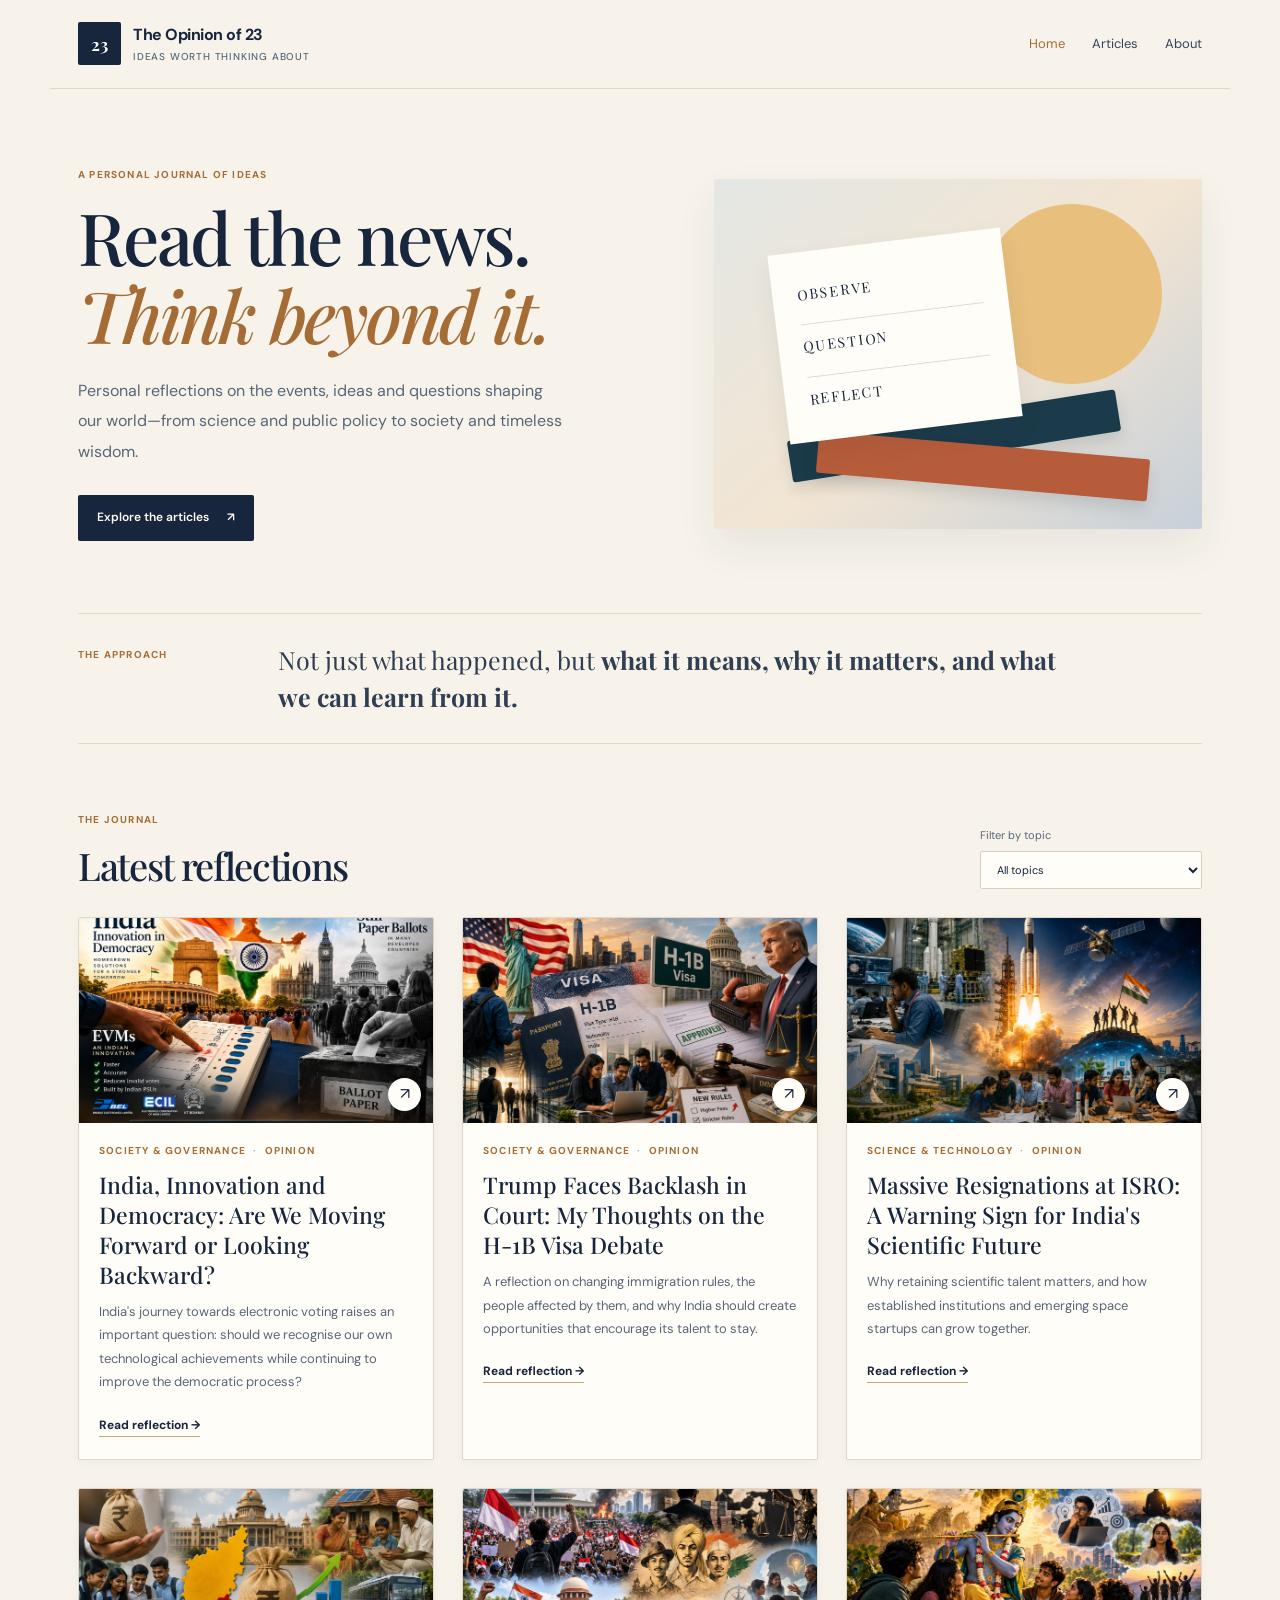
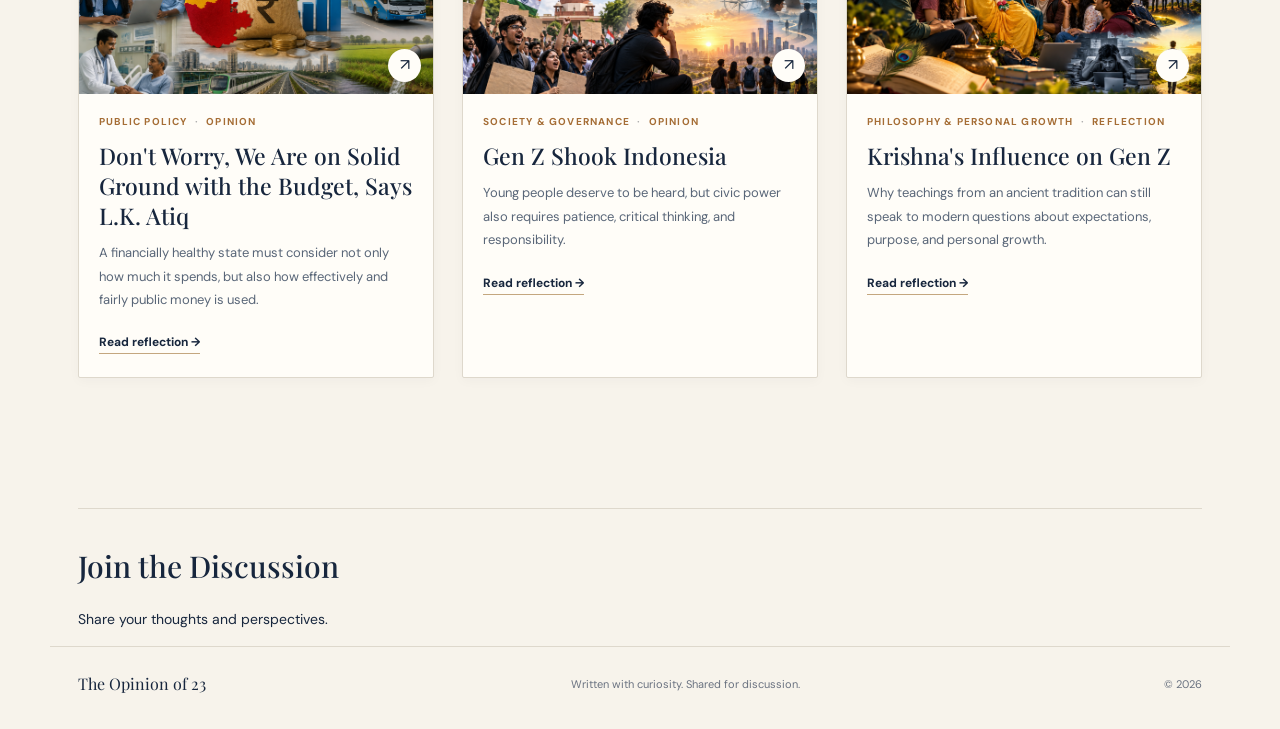
<file: index.html>
<!doctype html>
<html lang="en">
<head>
  <meta charset="utf-8">
  <meta name="viewport" content="width=device-width, initial-scale=1">
  <meta name="description" content="The Opinion of 23 by Rajesh M Patil — personal reflections on society, science, public policy and timeless ideas.">
  <title>The Opinion of 23 — Ideas worth thinking about</title>
  <link rel="stylesheet" href="styles.css">
</head>
<body>
  <header class="site-header">
    <a class="brand" href="index.html"><span class="brand-mark">23</span><span>The Opinion of 23<small data-en="Ideas worth thinking about" data-kn="ಆಲೋಚಿಸಲು ಯೋಗ್ಯವಾದ ವಿಚಾರಗಳು">Ideas worth thinking about</small></span></a>
    <nav aria-label="Main navigation">
      <a href="index.html" class="active" data-en="Home" data-kn="ಮುಖಪುಟ">Home</a>
      <a href="#articles" data-en="Articles" data-kn="ಲೇಖನಗಳು">Articles</a>
      <a href="about.html" data-en="About" data-kn="ನನ್ನ ಬಗ್ಗೆ">About</a>
      
    </nav>
  </header>
  <main>
    <section class="hero">
      <div class="hero-copy">
        <p class="eyebrow" data-en="A personal journal of ideas" data-kn="ವೈಯಕ್ತಿಕ ಆಲೋಚನೆಗಳ ಬರಹ">A personal journal of ideas</p>
        <h1><span data-en="Read the news." data-kn="ಸುದ್ದಿಯನ್ನು ಓದಿ.">Read the news.</span><br><em data-en="Think beyond it." data-kn="ಅದರಾಚೆಗೆ ಆಲೋಚಿಸಿ.">Think beyond it.</em></h1>
        <p class="hero-text" data-en="Personal reflections on the events, ideas and questions shaping our world—from science and public policy to society and timeless wisdom." data-kn="ವಿಜ್ಞಾನ, ಸಾರ್ವಜನಿಕ ನೀತಿ, ಸಮಾಜ ಮತ್ತು ಕಾಲಾತೀತ ಜ್ಞಾನ ಸೇರಿದಂತೆ ನಮ್ಮ ಜಗತ್ತನ್ನು ರೂಪಿಸುವ ಘಟನೆಗಳು, ವಿಚಾರಗಳು ಮತ್ತು ಪ್ರಶ್ನೆಗಳ ಕುರಿತು ನನ್ನ ವೈಯಕ್ತಿಕ ಚಿಂತನೆಗಳು.">Personal reflections on the events, ideas and questions shaping our world—from science and public policy to society and timeless wisdom.</p>
        <a class="button" href="#articles"><span data-en="Explore the articles" data-kn="ಲೇಖನಗಳನ್ನು ಓದಿ">Explore the articles</span><span aria-hidden="true">↗</span></a>
      </div>
      <div class="hero-art" role="img" aria-label="Abstract editorial illustration of a notebook, books and a reading lamp">
        <div class="art-sun"></div><div class="art-book book-one"></div><div class="art-book book-two"></div>
        <div class="art-paper"><span data-en="OBSERVE" data-kn="ಗಮನಿಸಿ">OBSERVE</span><span data-en="QUESTION" data-kn="ಪ್ರಶ್ನಿಸಿ">QUESTION</span><span data-en="REFLECT" data-kn="ಚಿಂತಿಸಿ">REFLECT</span></div>
      </div>
    </section>
    <section class="intro-strip">
      <span class="eyebrow" data-en="The approach" data-kn="ನನ್ನ ದೃಷ್ಟಿಕೋನ">The approach</span>
      <p><span data-en="Not just what happened, but" data-kn="ಏನು ಸಂಭವಿಸಿತು ಎಂಬುದಷ್ಟೇ ಅಲ್ಲ,">Not just what happened, but</span> <strong data-en="what it means, why it matters, and what we can learn from it." data-kn="ಅದರ ಅರ್ಥವೇನು, ಅದು ಏಕೆ ಮುಖ್ಯ, ಅದರಿಂದ ನಾವು ಏನು ಕಲಿಯಬಹುದು ಎಂಬುದೂ ಮುಖ್ಯ.">what it means, why it matters, and what we can learn from it.</strong></p>
    </section>
    <section class="articles-section" id="articles">
      <div class="section-heading">
        <div><p class="eyebrow" data-en="The journal" data-kn="ಲೇಖನಗಳು">The journal</p><h2 data-en="Latest reflections" data-kn="ಇತ್ತೀಚಿನ ಚಿಂತನೆಗಳು">Latest reflections</h2></div>
        <label class="filter-label"><span data-en="Filter by topic" data-kn="ವಿಷಯದ ಪ್ರಕಾರ ಆಯ್ಕೆಮಾಡಿ">Filter by topic</span>
          <select id="categoryFilter" aria-label="Filter articles by category"><option value="All" data-en="All topics" data-kn="ಎಲ್ಲಾ ವಿಷಯಗಳು">All topics</option></select>
        </label>
      </div>
      <div id="articleGrid" class="article-grid" aria-live="polite"></div>
    </section>
    <section class="comments-section">
    <h2>Join the Discussion</h2>
    <p>Share your thoughts and perspectives.</p>
    <div class="giscus"></div>
  </section>
  <script src="https://giscus.app/client.js"
          data-repo="Rajesh777-king/The-Opinion-of-23"
          data-repo-id="R_kgDOVD7YHA"
          data-category="Q&A"
          data-category-id="DIC_kwDOVD7YHM4DHgcD"
          data-mapping="pathname"
          data-strict="0"
          data-reactions-enabled="1"
          data-emit-metadata="0"
          data-input-position="top"
          data-theme="catppuccin_latte"
          data-lang="en"
          crossorigin="anonymous"
          async>
  </script>
  </main>
  <footer class="site-footer"><a class="footer-brand" href="index.html">The Opinion of 23</a><span data-en="Written with curiosity. Shared for discussion." data-kn="ಕುತೂಹಲದಿಂದ ಬರೆಯಲಾಗಿದೆ; ಚರ್ಚೆಗಾಗಿ ಹಂಚಿಕೊಳ್ಳಲಾಗಿದೆ.">Written with curiosity. Shared for discussion.</span><span>© <span id="year"></span></span></footer>
  <script src="script.js"></script>
</body>
</html>
</file>
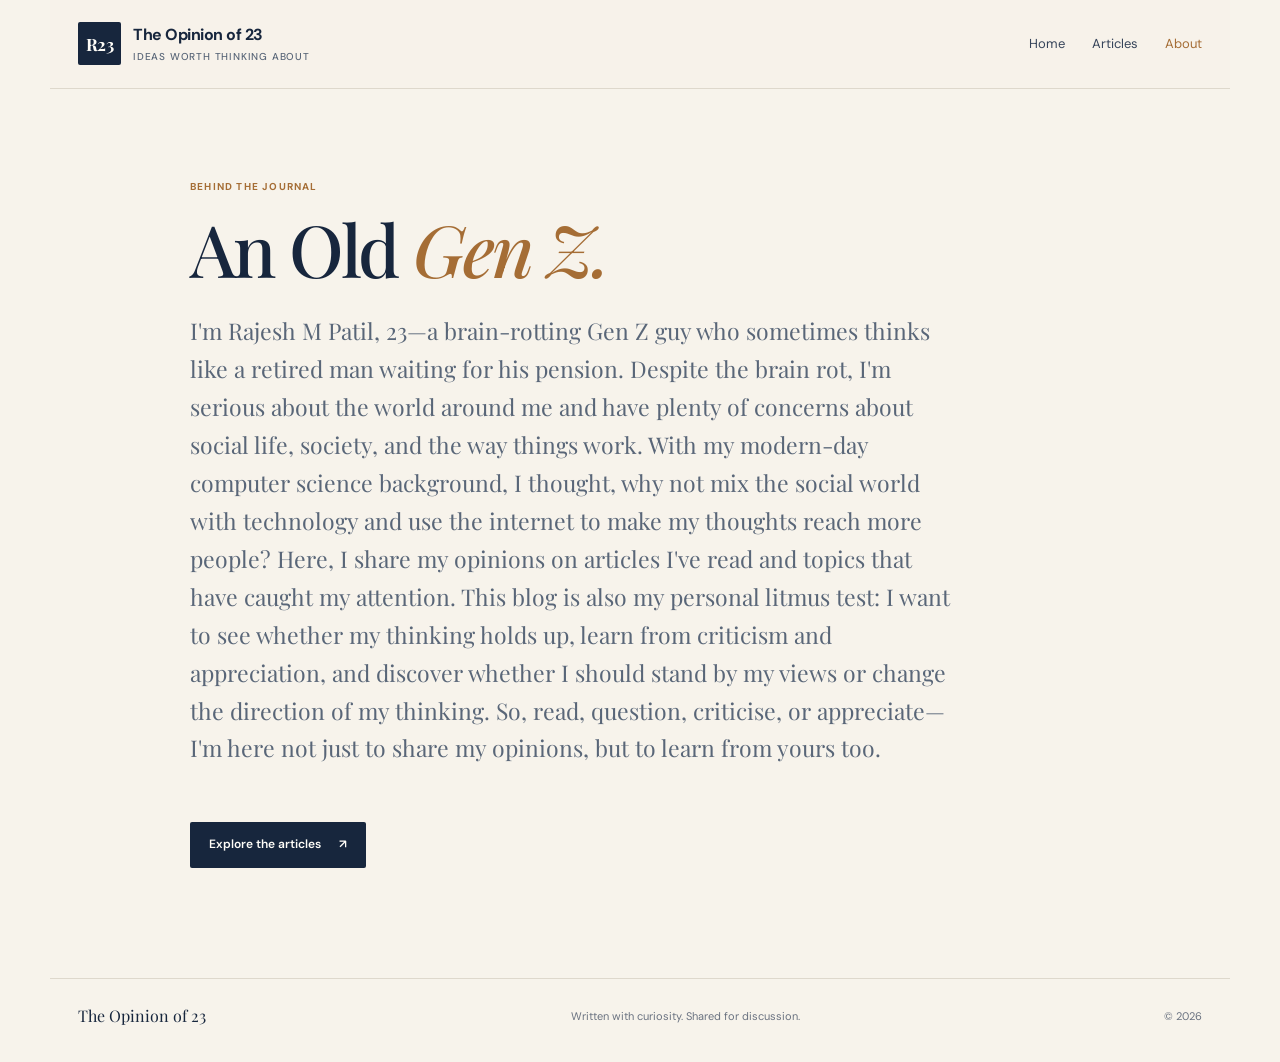
<file: about.html>
<!doctype html>
<html lang="en">
<head>
  <meta charset="utf-8">
  <meta name="viewport" content="width=device-width, initial-scale=1">
  <meta name="description" content="About Rajesh M Patil and The Opinion of 23.">
  <title>About — The Opinion of 23</title>
  <link rel="stylesheet" href="styles.css">
</head>
<body>
  <header class="site-header">
    <a class="brand" href="index.html">
      <span class="brand-mark">R23</span>
      <span>The Opinion of 23
        <small>Ideas worth thinking about</small>
      </span>
    </a>
    <nav aria-label="Main navigation">
      <a href="index.html">Home</a>
      <a href="index.html#articles">Articles</a>
      <a href="about.html" class="active">About</a>
    </nav>
  </header>

  <main class="about-page">
    <p class="eyebrow">Behind the journal</p>

    <h1>An Old <em>Gen Z.</em></h1>

    <p class="about-lead">
      I'm Rajesh M Patil, 23—a brain-rotting Gen Z guy who sometimes thinks
      like a retired man waiting for his pension. Despite the brain rot,
      I'm serious about the world around me and have plenty of concerns
      about social life, society, and the way things work. With my
      modern-day computer science background, I thought, why not mix the
      social world with technology and use the internet to make my thoughts
      reach more people? Here, I share my opinions on articles I've read
      and topics that have caught my attention. This blog is also my
      personal litmus test: I want to see whether my thinking holds up,
      learn from criticism and appreciation, and discover whether I should
      stand by my views or change the direction of my thinking. So, read,
      question, criticise, or appreciate—I'm here not just to share my
      opinions, but to learn from yours too.
    </p>

    <a class="button" href="index.html#articles">
      <span>Explore the articles</span>
      <span aria-hidden="true">↗</span>
    </a>
  </main>

  <footer class="site-footer">
    <a class="footer-brand" href="index.html">The Opinion of 23</a>
    <span>Written with curiosity. Shared for discussion.</span>
    <span>© <span id="year"></span></span>
  </footer>

  <script src="script.js"></script>
</body>
</html>
</file>
<file: styles.css>
@import url('https://fonts.googleapis.com/css2?family=DM+Sans:wght@400;500;600;700&family=Playfair+Display:ital,wght@0,500;0,600;0,700;1,500;1,600&display=swap');
:root{--ink:#172c3d;--muted:#66727a;--paper:#faf8f2;--white:#fffefa;--line:#e4dfd4;--accent:#b65c3b;--sage:#dfe6dc;--serif:"Playfair Display",Georgia,serif;--sans:"DM Sans",Arial,sans-serif}
*{box-sizing:border-box}html{scroll-behavior:smooth}body{margin:0;background:var(--paper);color:var(--ink);font-family:var(--sans);line-height:1.65}a{color:inherit;text-decoration:none}a:focus-visible,button:focus-visible,select:focus-visible{outline:3px solid #c17a53;outline-offset:3px}.site-header{max-width:1180px;margin:auto;padding:22px 28px;display:flex;align-items:center;justify-content:space-between;gap:24px;border-bottom:1px solid var(--line)}.brand{display:flex;align-items:center;gap:12px;font-weight:700;letter-spacing:-.03em}.brand-mark{display:grid;place-items:center;width:43px;height:43px;background:var(--ink);color:#fffefa;font-family:var(--serif);font-size:17px;border-radius:50%}.brand small{display:block;font-size:10px;font-weight:500;letter-spacing:.08em;text-transform:uppercase;color:var(--muted);margin-top:1px}.site-header nav{display:flex;gap:27px;font-size:13px;color:#4d5a62}.site-header nav a:hover,.site-header nav a.active{color:var(--accent)}main{max-width:1180px;margin:0 auto;padding:0 28px}.hero{display:grid;grid-template-columns:1.08fr .92fr;align-items:center;gap:64px;padding:78px 0 72px}.eyebrow{font-size:10px;letter-spacing:.17em;text-transform:uppercase;font-weight:700;color:var(--accent);margin:0 0 15px}.hero h1,.about-page h1{font-family:var(--serif);font-size:clamp(42px,5.7vw,72px);line-height:1.08;letter-spacing:-.045em;font-weight:500;margin:0 0 22px}.hero h1 em,.about-page h1 em{color:var(--accent);font-weight:500}.hero-text{font-size:16px;line-height:1.9;max-width:490px;color:#59666c;margin:0 0 28px}.button{display:inline-flex;align-items:center;gap:18px;background:var(--ink);color:white;padding:13px 19px;border-radius:3px;font-size:12px;font-weight:600;transition:transform .2s,background .2s}.button:hover{background:var(--accent);transform:translateY(-2px)}.hero-art{min-height:350px;position:relative;overflow:hidden;border-radius:3px;background:linear-gradient(140deg,#d9e1d7,#f1dfc5 52%,#bd7959);box-shadow:0 18px 45px #172c3d13}.art-sun{position:absolute;width:180px;height:180px;border-radius:50%;background:#f7eed6;top:25px;right:40px}.art-book{position:absolute;bottom:28px;width:68%;height:42px;left:15%;border-radius:3px;transform:rotate(-9deg);box-shadow:0 8px 15px #172c3d22}.book-one{background:#1c3b4a;bottom:72px}.book-two{background:#b65c3b;bottom:42px;left:21%;transform:rotate(5deg)}.art-paper{position:absolute;top:62px;left:13%;width:48%;height:190px;background:#fffdf6;box-shadow:0 10px 24px #172c3d18;transform:rotate(-7deg);display:flex;flex-direction:column;justify-content:center;gap:18px;padding:25px;font-family:var(--serif);font-size:14px;letter-spacing:.13em;color:#1d3543}.art-paper span:not(:first-child){border-top:1px solid #ded5c7;padding-top:10px}.intro-strip{border-top:1px solid var(--line);border-bottom:1px solid var(--line);padding:27px 0;display:grid;grid-template-columns:180px 1fr;gap:20px;align-items:start}.intro-strip .eyebrow{margin:6px 0}.intro-strip p{font-family:var(--serif);font-size:clamp(18px,2vw,25px);line-height:1.5;margin:0;max-width:800px}.articles-section{padding:68px 0 80px}.section-heading{display:flex;justify-content:space-between;align-items:end;gap:20px;margin-bottom:28px}.section-heading h2,.newsletter-note h2{font-family:var(--serif);font-size:38px;line-height:1.2;font-weight:500;margin:0;letter-spacing:-.025em}.filter-label{font-size:11px;color:var(--muted);display:grid;gap:7px}.filter-label select{font:inherit;background:var(--white);border:1px solid var(--line);padding:10px 34px 10px 12px;border-radius:3px;color:var(--ink);min-width:190px}.article-grid{display:grid;grid-template-columns:repeat(3,minmax(0,1fr));gap:28px}.article-card{background:var(--white);border:1px solid var(--line);min-width:0;transition:transform .2s,box-shadow .2s}.article-card:hover{transform:translateY(-4px);box-shadow:0 12px 28px #172c3d0b}.card-image{height:205px;display:block;position:relative;overflow:hidden;background:linear-gradient(135deg,#dce5dd,#ead3bd)}.card-image img{width:100%;height:100%;object-fit:cover;display:block;transition:transform .35s}.article-card:hover .card-image img{transform:scale(1.04)}.image-arrow{position:absolute;right:12px;bottom:12px;background:#fffefa;color:var(--ink);width:33px;height:33px;border-radius:50%;display:grid;place-items:center}.card-body{padding:20px 20px 22px}.card-meta{font-size:10px;text-transform:uppercase;letter-spacing:.1em;color:var(--accent);font-weight:700;margin:0 0 11px}.card-meta span{color:#aaa;margin:0 4px}.card-body h3{font-family:var(--serif);font-size:23px;font-weight:500;line-height:1.3;margin:0 0 10px}.card-body>p:not(.card-meta){font-size:13px;color:var(--muted);line-height:1.8;margin:0 0 17px}.text-link{font-size:12px;font-weight:700;color:var(--ink);border-bottom:1px solid #c8a38e;padding-bottom:3px}.text-link:hover{color:var(--accent)}.newsletter-note{background:var(--sage);padding:43px 48px;margin:0 0 72px}.newsletter-note h2{max-width:600px;margin-bottom:14px}.newsletter-note>p:not(.eyebrow){max-width:650px;color:#52615b;font-size:14px}.site-footer{border-top:1px solid var(--line);max-width:1180px;margin:auto;padding:24px 28px 32px;display:flex;justify-content:space-between;gap:18px;align-items:center;font-size:11px;color:var(--muted)}.footer-brand{font-family:var(--serif);font-size:16px;color:var(--ink)}.article-page{padding-top:34px;padding-bottom:80px}.back-link{font-size:12px;color:var(--muted)}.article-header{max-width:850px;margin:44px auto 30px;text-align:center}.article-header h1{font-family:var(--serif);font-size:clamp(38px,5.5vw,64px);font-weight:500;letter-spacing:-.04em;line-height:1.12;margin:0 0 18px}.article-deck{font-size:17px;line-height:1.8;color:var(--muted);max-width:720px;margin:0 auto}.article-cover{width:100%;max-height:520px;object-fit:cover;display:block;background:#e4e2d7}.article-layout{display:grid;grid-template-columns:minmax(0,740px) 220px;gap:70px;justify-content:center;margin:50px auto 0}.article-content{font-family:var(--serif);font-size:19px;line-height:1.95;color:#293943}.article-content>p{margin:0 0 25px}.article-sidebar{align-self:start;position:sticky;top:20px;font-size:12px;color:var(--muted);border-top:2px solid var(--accent);padding-top:16px}.article-sidebar .eyebrow{margin-bottom:8px}.article-sidebar p:not(.eyebrow){line-height:1.8}.source-note{background:#f0ece2;padding:18px 20px;margin:35px 0;font-family:var(--sans);font-size:12px;line-height:1.8;color:#58636a}.source-note p{margin:5px 0 0}.comments-section{border-top:1px solid var(--line);padding-top:30px;margin-top:50px;font-family:var(--sans);font-size:14px;line-height:1.8}.comments-section h2{font-family:var(--serif);font-size:30px;font-weight:500;margin:0 0 12px}.comments-placeholder{background:#f0ece2;padding:18px;color:var(--muted);font-size:12px}.about-page{padding:90px 0 110px;max-width:900px}.about-page h1{max-width:760px}.about-lead{font-family:var(--serif);font-size:23px;line-height:1.65;max-width:760px;color:#52616a;margin:24px 0 55px}.about-columns{display:grid;grid-template-columns:repeat(3,1fr);gap:28px;margin-bottom:42px}.about-columns section{border-top:1px solid #cbb9a5;padding-top:18px}.about-columns h2{font-family:var(--serif);font-size:21px;font-weight:500}.about-columns p{font-size:13px;line-height:1.9;color:var(--muted)}.not-found{padding:80px 0;text-align:center}.not-found h1{font-family:var(--serif);font-weight:500}.image-fallback{background:linear-gradient(135deg,#dce5dd,#ead3bd)}@media(max-width:850px){.hero{gap:30px}.article-grid{grid-template-columns:repeat(2,minmax(0,1fr))}.article-layout{grid-template-columns:minmax(0,1fr);gap:30px}.article-sidebar{position:static;max-width:500px}.about-columns{grid-template-columns:1fr;gap:10px}}@media(max-width:600px){.site-header{padding:16px 18px;align-items:flex-start}.site-header nav{gap:12px;font-size:11px;padding-top:8px}.brand{font-size:13px}.brand-mark{width:36px;height:36px}.brand small{font-size:8px}.site-header nav a:nth-child(2){display:none}main{padding:0 18px}.hero{grid-template-columns:1fr;padding:54px 0 48px;gap:30px}.hero-art{min-height:260px}.hero h1{font-size:47px}.intro-strip{grid-template-columns:1fr;gap:7px}.articles-section{padding:50px 0}.section-heading{align-items:flex-start;flex-direction:column}.section-heading h2,.newsletter-note h2{font-size:31px}.article-grid{grid-template-columns:1fr;gap:18px}.card-image{height:220px}.newsletter-note{padding:28px 22px;margin-bottom:45px}.site-footer{padding:22px 18px;flex-wrap:wrap}.site-footer span:nth-child(2){width:100%;order:3}.article-header{margin:35px auto 25px}.article-header h1{font-size:39px}.article-deck{font-size:15px}.article-content{font-size:17px}.about-page{padding:60px 0 75px}.about-page h1{font-size:43px}.about-lead{font-size:20px}}


/* The Opinion of 23 — modern minimal white theme */
:root {
  --ink: #20252b;
  --muted: #68717b;
  --paper: #ffffff;
  --white: #ffffff;
  --line: #e8eaed;
  --accent: #2864a8;
  --sage: #f4f6f8;
  --serif: "Playfair Display", Georgia, serif;
  --sans: "DM Sans", Arial, sans-serif;
}
body { background: var(--paper); color: var(--ink); }
.site-header { border-bottom-color: var(--line); }
.brand-mark { background: #20252b; color: #fff; border-radius: 10px; }
.brand small { color: var(--muted); }
.site-header nav { color: #4d5660; align-items: center; }
.site-header nav a:hover, .site-header nav a.active { color: var(--accent); }
.eyebrow, .card-meta { color: var(--accent); }
.hero h1, .about-page h1, .article-header h1,
.section-heading h2, .newsletter-note h2 { color: #20252b; }
.hero h1 em, .about-page h1 em { color: var(--accent); }
.hero-text, .article-deck, .about-lead { color: #5f6974; }
.button { background: #20252b; color: #fff; border-radius: 5px; }
.button:hover { background: var(--accent); color: #fff; }
.hero-art { background: linear-gradient(140deg, #edf2f7, #f5eee5 52%, #cbd9e8); box-shadow: 0 18px 45px #20252b0d; }
.art-sun { background: #fff3d9; }
.art-paper { background: #fff; color: #20252b; box-shadow: 0 10px 24px #20252b12; }
.art-paper span:not(:first-child) { border-color: #e5e8ec; }
.intro-strip { border-color: var(--line); }
.intro-strip p { color: #303740; }
.filter-label { color: var(--muted); }
.filter-label select { background: #fff; border-color: #d9dee4; color: var(--ink); border-radius: 5px; }
.article-card { background: #fff; border: 1px solid #e8eaed; border-radius: 8px; overflow: hidden; box-shadow: 0 3px 12px #20252b05; }
.article-card:hover { box-shadow: 0 14px 32px #20252b10; border-color: #d7dce2; }
.card-image { background: #edf1f5; }
.image-arrow { background: #fff; color: #20252b; box-shadow: 0 2px 8px #20252b15; }
.card-body h3 { color: #20252b; }
.card-body > p:not(.card-meta) { color: #68717b; }
.text-link { color: #20252b; border-color: #a9c0dc; }
.text-link:hover { color: var(--accent); }
.newsletter-note { background: #f5f7f9; border: 1px solid #e8eaed; border-radius: 8px; }
.newsletter-note > p:not(.eyebrow) { color: #59636e; }
.site-footer { border-color: var(--line); color: #727b85; }
.footer-brand { color: #20252b; }
.article-content { color: #303740; }
.article-sidebar { border-color: var(--accent); color: #68717b; }
.source-note, .comments-placeholder { background: #f5f7f9; color: #59636e; border: 1px solid #e8eaed; border-radius: 6px; }
.comments-section { border-color: var(--line); }
.about-columns section { border-color: #dce1e6; }
.about-columns p { color: #68717b; }
.about-columns h2 { color: #20252b; }
.author-byline { font-size: 12px; color: var(--accent); letter-spacing: .04em; margin-top: 18px; }
@media (prefers-reduced-motion: reduce) {
  *, *::before, *::after { scroll-behavior: auto !important; transition-duration: .01ms !important; }
}


/* The Opinion of 23 — editorial magazine theme */
:root {
  --ink: #17263d;
  --muted: #596678;
  --paper: #f7f3eb;
  --white: #fffdf8;
  --line: #ded8cc;
  --accent: #a56d35;
  --sage: #eae4d9;
  --serif: "Playfair Display", Georgia, "Times New Roman", serif;
  --sans: "DM Sans", Arial, sans-serif;
}
html { background: var(--paper); }
body { background: var(--paper); color: var(--ink); }
.site-header { background: rgba(247,243,235,.96); border-bottom: 1px solid var(--line); }
.brand-mark { background: var(--ink); color: #fffdf8; border-radius: 2px; }
.brand small { color: var(--muted); }
.site-header nav { color: #36445a; }
.site-header nav a:hover, .site-header nav a.active { color: var(--accent); }
.eyebrow, .card-meta { color: var(--accent); letter-spacing: .12em; text-transform: uppercase; }
.hero h1, .about-page h1, .article-header h1, .section-heading h2, .newsletter-note h2 {
  color: var(--ink); font-family: var(--serif); letter-spacing: -.035em;
}
.hero h1 em, .about-page h1 em { color: var(--accent); }
.hero-text, .article-deck, .about-lead { color: #596678; }
.button { background: var(--ink); color: var(--white); border-radius: 2px; }
.button:hover { background: var(--accent); color: white; }
.hero-art { background: linear-gradient(140deg, #e4e7e4, #f2e5d3 52%, #c7d0d9); box-shadow: 0 18px 42px #17263d12; border-radius: 2px; }
.art-sun { background: #e8bf7d; }
.art-paper { background: #fffdf8; color: var(--ink); box-shadow: 0 10px 24px #17263d12; }
.art-paper span:not(:first-child) { border-color: #e2dbcf; }
.intro-strip { border-color: var(--line); }
.intro-strip p { color: #303e52; }
.filter-label { color: var(--muted); }
.filter-label select { background: #fffdf8; border-color: #d6cfc2; color: var(--ink); border-radius: 2px; }
.article-card { background: var(--white); border: 1px solid var(--line); border-radius: 2px; overflow: hidden; box-shadow: 0 3px 12px #17263d08; }
.article-card:hover { box-shadow: 0 14px 32px #17263d12; border-color: #c7b9a5; }
.card-image { background: #e8e2d7; }
.image-arrow { background: #fffdf8; color: var(--ink); box-shadow: 0 2px 8px #17263d12; }
.card-body h3 { color: var(--ink); font-family: var(--serif); }
.card-body > p:not(.card-meta) { color: #596678; }
.text-link { color: var(--ink); border-color: #c4a77f; }
.text-link:hover { color: var(--accent); }
.newsletter-note { background: #eee8dd; border: 1px solid var(--line); border-radius: 2px; }
.newsletter-note > p:not(.eyebrow) { color: #596678; }
.site-footer { border-color: var(--line); color: #6a7280; }
.footer-brand { color: var(--ink); }
.article-content { color: #303e52; }
.article-sidebar { border-color: var(--accent); color: #596678; }
.source-note, .comments-placeholder { background: #eee8dd; color: #596678; border: 1px solid var(--line); border-radius: 2px; }
.comments-section { border-color: var(--line); }
.about-columns section { border-color: #d8cdbb; }
.about-columns p { color: #596678; }
.about-columns h2 { color: var(--ink); font-family: var(--serif); }
.author-byline { font-size: 12px; color: var(--accent); letter-spacing: .06em; margin-top: 18px; }

/* Article reading layout — editorial newspaper style */

.article-header,
.article-cover,
.article-layout {
  width: 100%;
  max-width: 820px;
  margin-left: auto;
  margin-right: auto;
  box-sizing: border-box;
}

/* Article title and introduction */
.article-header {
  padding: 32px 24px 20px;
}

.article-header h1 {
  font-size: clamp(2rem, 4vw, 3.2rem);
  line-height: 1.15;
  margin-bottom: 18px;
}

.article-deck {
  font-size: 1.15rem;
  line-height: 1.7;
}

/* Keep the cover image within the reading column */
.article-cover {
  display: block;
  width: calc(100% - 48px);
  max-width: 772px;
  height: auto;
  max-height: 460px;
  object-fit: cover;
  object-position: center;
  margin: 0 auto 32px;
}

/* One centred column for the article text */
.article-layout {
  display: block;
  padding: 0 24px 48px;
}

.article-content {
  width: 100%;
  max-width: 680px;
  margin: 0 auto;
  font-size: 1.1rem;
  line-height: 1.9;
  box-sizing: border-box;
}

.article-content > p {
  margin: 0 0 1.5em;
}

/* Comfortable reading on mobile */
@media (max-width: 600px) {
  .article-header {
    padding: 24px 20px 16px;
  }

  .article-cover {
    width: calc(100% - 40px);
    max-height: 280px;
    margin-bottom: 24px;
  }

  .article-layout {
    padding: 0 20px 36px;
  }

  .article-content {
    font-size: 1rem;
    line-height: 1.8;
  }
}
</file>
